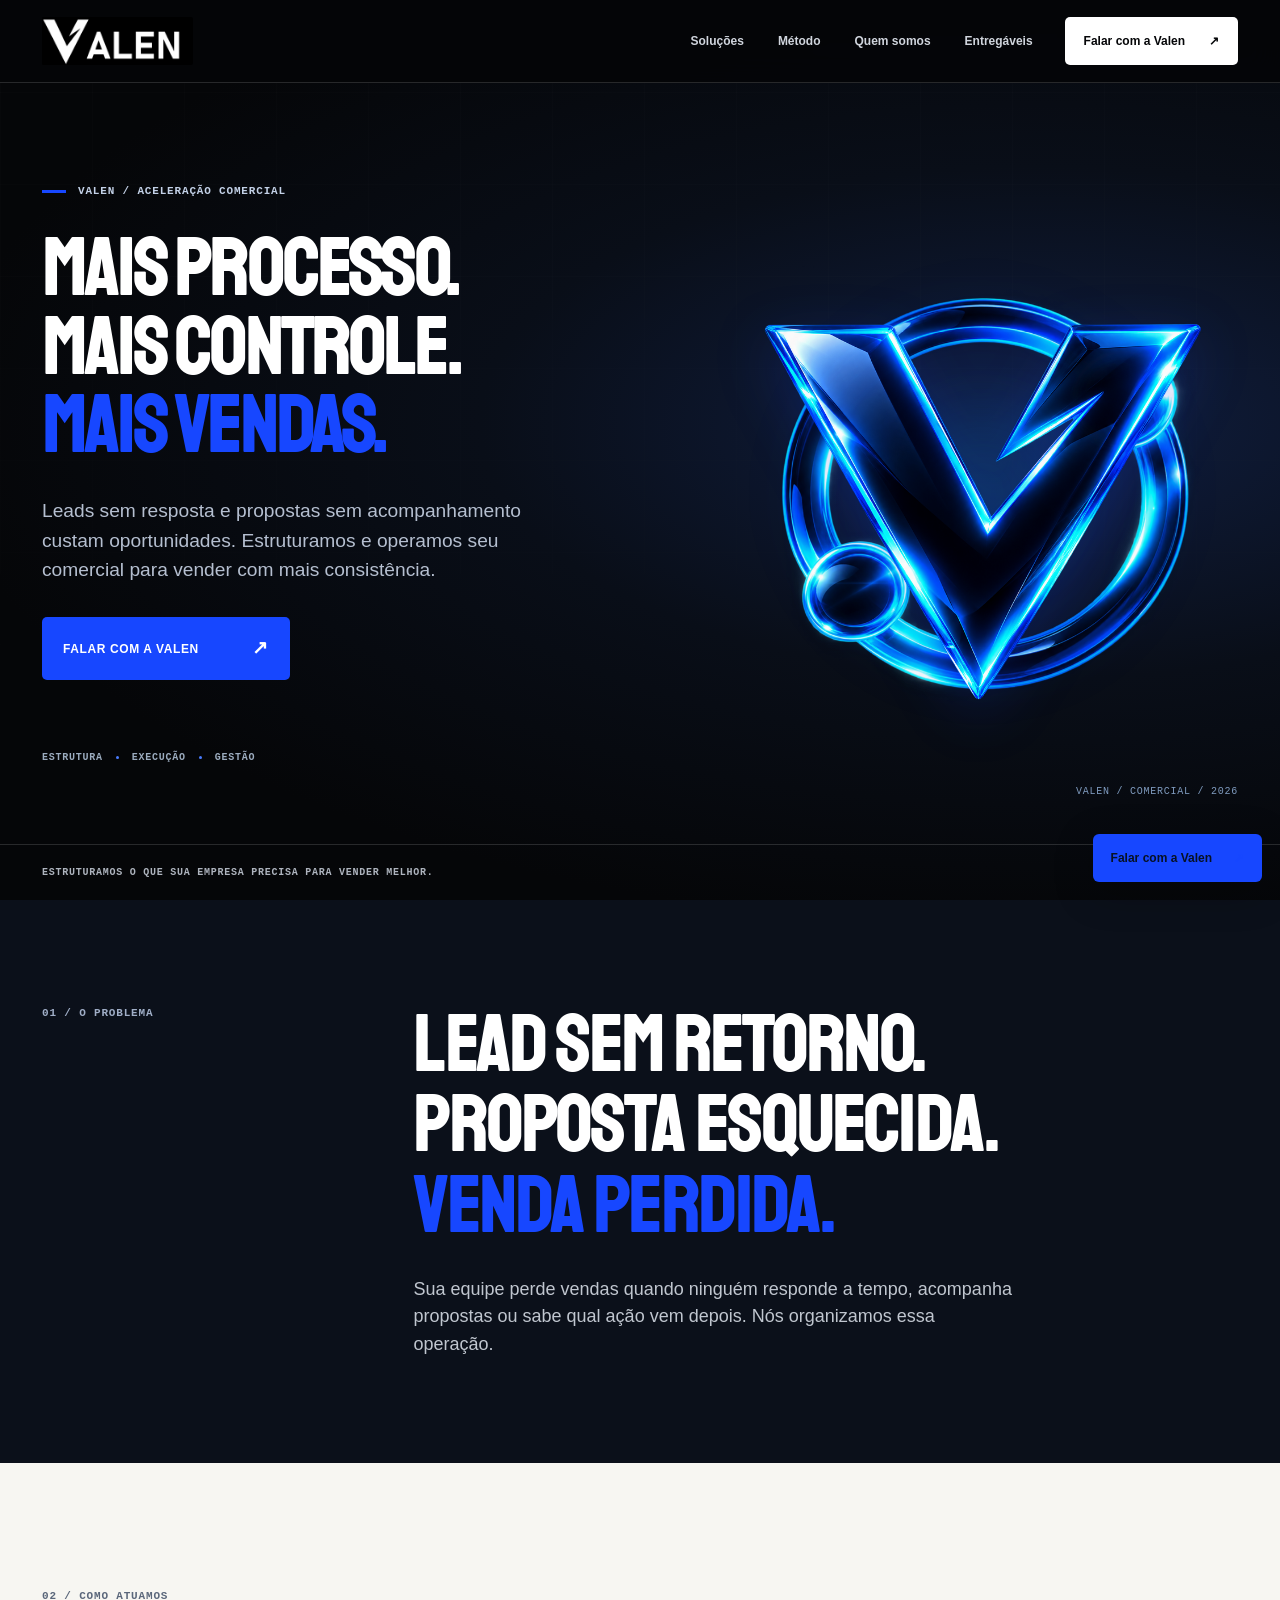
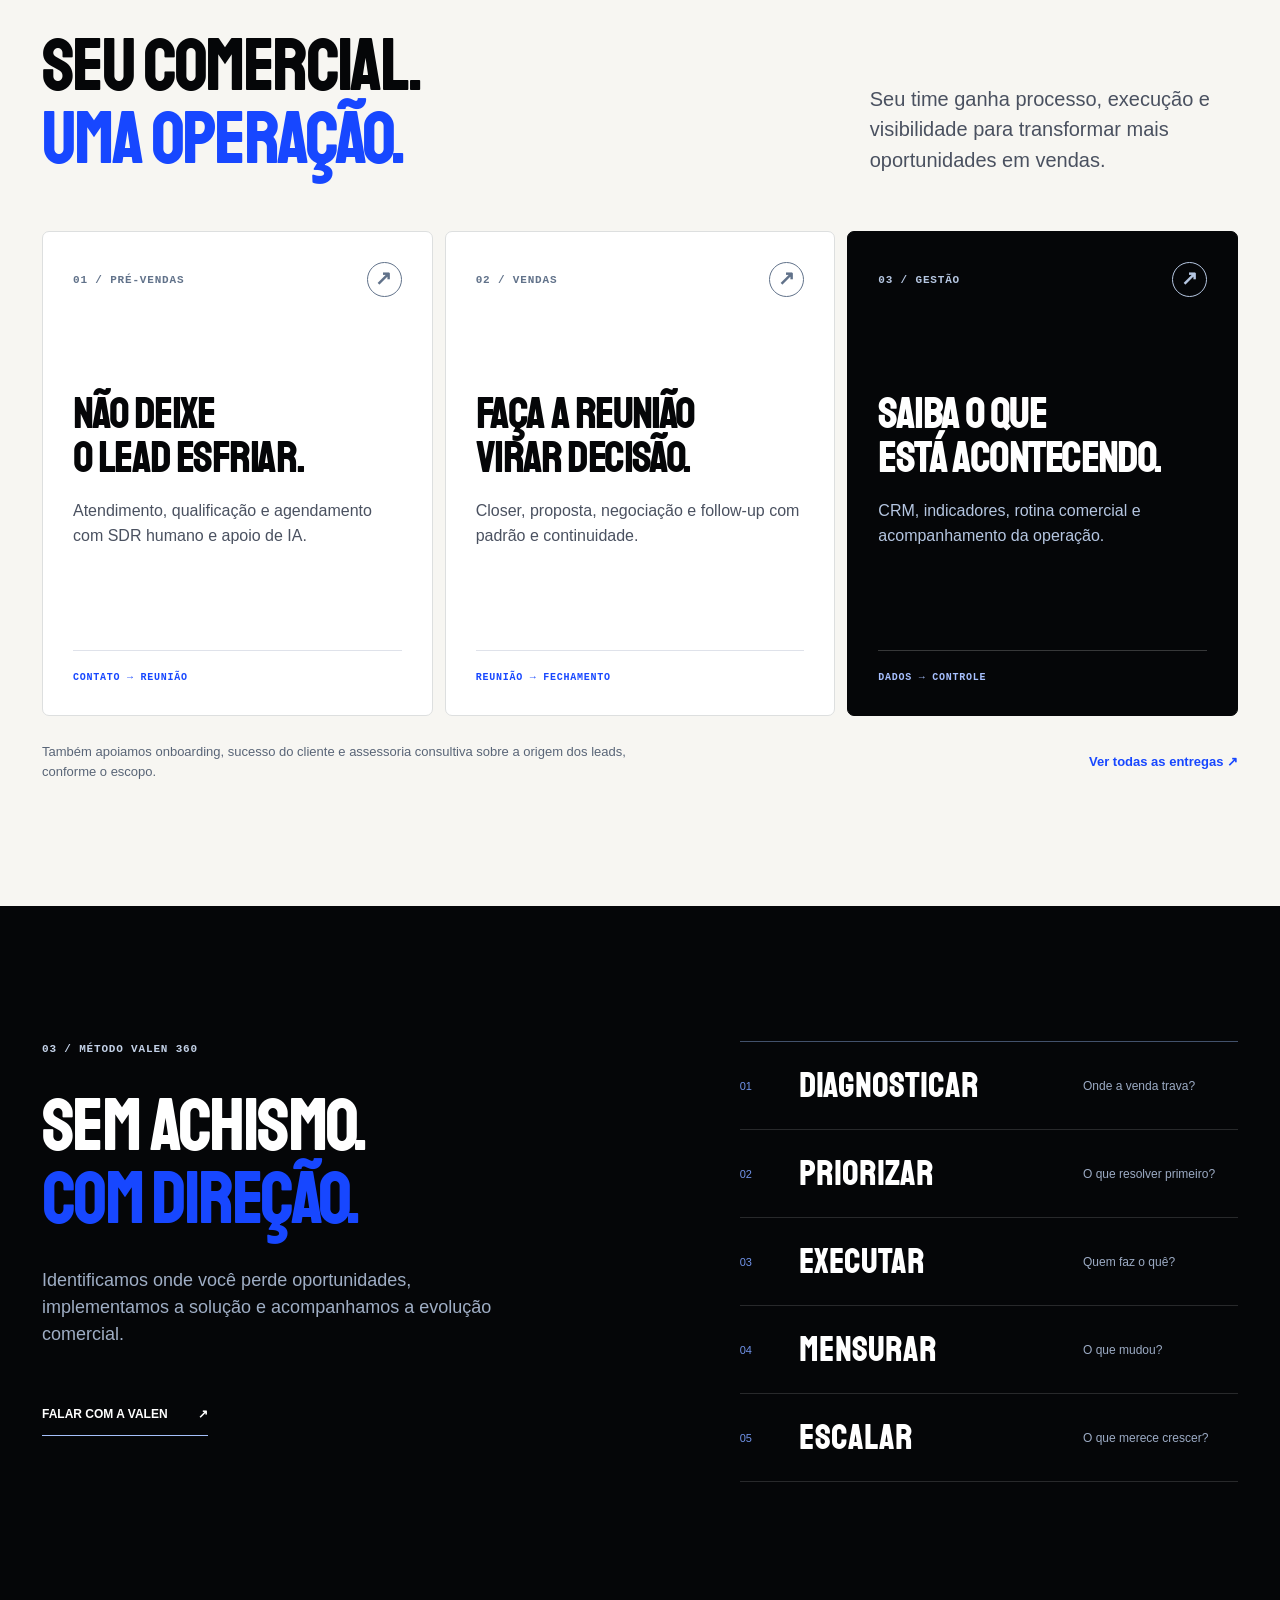
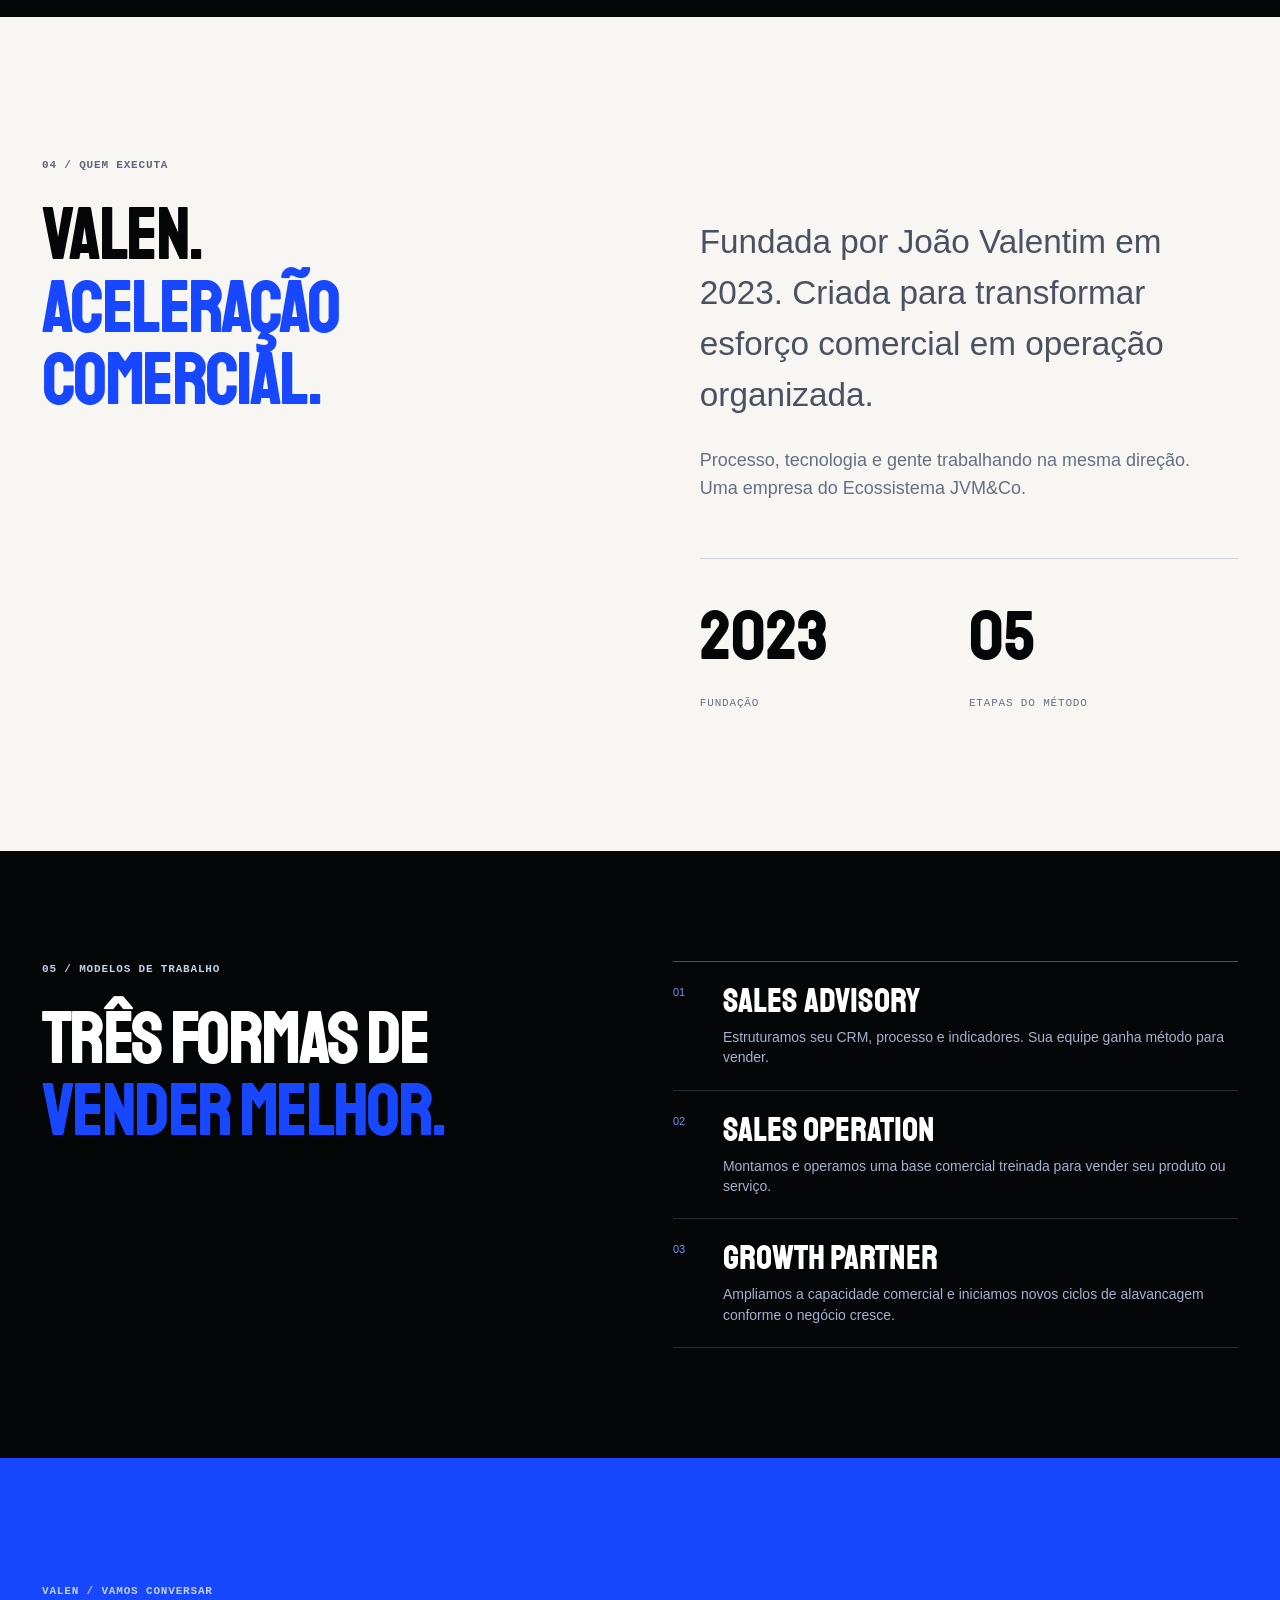
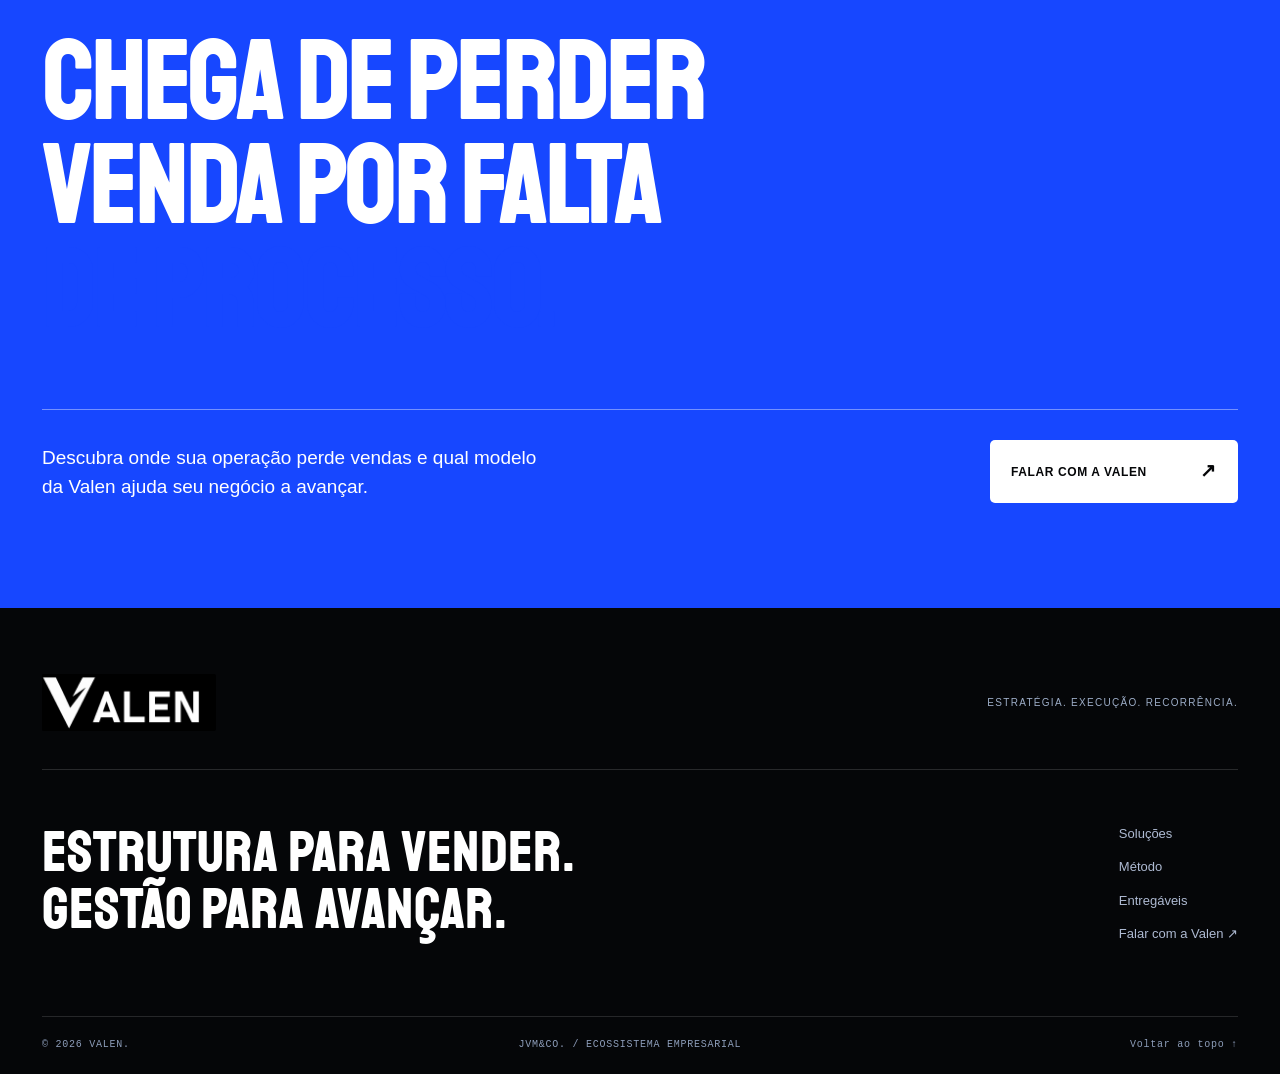
<file: index.html>
<!doctype html>
<html lang="pt-BR"><head>
<meta charset="utf-8"><meta name="viewport" content="width=device-width,initial-scale=1"><meta name="theme-color" content="#050608">
<meta name="description" content="Valen — aceleração e estruturação comercial. Transformamos oportunidades em uma operação organizada: pré-vendas, closer, CRM e gestão.">
<meta name="robots" content="index,follow,max-image-preview:large"><link rel="canonical" href="https://www.valengrupo.com.br/">
<link rel="icon" href="/assets/favicon.png" type="image/png"><link rel="apple-touch-icon" href="/assets/favicon.png">
<link rel="preload" href="/assets/fonts/display-bold.woff2" as="font" type="font/woff2" crossorigin>
<link rel="preload" as="image" href="/assets/valen-v-3d.webp"><link rel="preload" as="image" href="/assets/valen-orbit.webp">
<link rel="stylesheet" href="/styles.css?v=valen-brandbook-20261123">
<title>Valen — Estruturação comercial para vender com consistência</title>
<meta property="og:type" content="website"><meta property="og:locale" content="pt_BR">
<meta property="og:site_name" content="Valen"><meta property="og:url" content="https://www.valengrupo.com.br/">
<meta property="og:title" content="Valen — Seu comercial não precisa de mais improviso">
<meta property="og:description" content="Pré-vendas, closer, CRM e gestão em uma operação comercial estruturada.">
<meta property="og:image" content="https://www.valengrupo.com.br/assets/valen-og.png">
<meta name="twitter:card" content="summary_large_image">
<script type="application/ld+json">{"@context":"https://schema.org","@type":"Organization","name":"Valen","url":"https://www.valengrupo.com.br","logo":"https://www.valengrupo.com.br/assets/valen-logo-final.png","founder":{"@type":"Person","name":"João Valentim"}}</script>
</head><body>
<a class="skip" href="#conteudo">Pular para conteúdo</a>
<header class="site-header"><div class="container header-inner">
<a class="brand" href="/" aria-label="Valen — início"><img src="/assets/valen-logo-final.png" alt="Valen" width="240" height="135"></a>
<nav id="main-nav" aria-label="Navegação"><a href="#solucoes">Soluções</a><a href="#metodo">Método</a><a href="#valen">Quem somos</a><a href="/entregaveis">Entregáveis</a></nav>
<a class="header-cta whatsapp-intent" href="/diagnostico">Falar com a Valen <span aria-hidden="true">↗</span></a>
<button class="menu-toggle" aria-expanded="false" aria-controls="main-nav" aria-label="Abrir menu"><span></span><span></span></button>
</div></header>
<main id="conteudo">
<section class="hero" id="inicio">
 <div class="hero-lines" aria-hidden="true"></div>
 <div class="container hero-grid">
  <div class="hero-content">
   <p class="eyebrow"><span class="eyebrow-mark"></span> VALEN / ACELERAÇÃO COMERCIAL</p>
   <h1>Mais processo.<br>Mais controle.<br><em>Mais vendas.</em></h1>
   <p class="hero-sub">Leads sem resposta e propostas sem acompanhamento custam oportunidades. Estruturamos e operamos seu comercial para vender com mais consistência.</p>
   <a class="btn btn-primary whatsapp-intent" href="/diagnostico"><span>Falar com a Valen</span><b>↗</b></a>
   <div class="hero-counter"><span>ESTRUTURA</span><i></i><span>EXECUÇÃO</span><i></i><span>GESTÃO</span></div>
  </div>
  <div class="hero-art hero-art-official" aria-label="Símbolo oficial da Valen com órbita animada"><div class="official-orbit" aria-hidden="true"><img src="/assets/valen-orbit.webp" alt="" width="900" height="900" fetchpriority="high"></div><img class="official-v" src="/assets/valen-v-3d.webp" alt="V oficial da Valen" width="900" height="900" fetchpriority="high"><span class="art-code">VALEN / COMERCIAL / 2026</span></div>
 </div>
 <div class="hero-bottomline"><span>ESTRUTURAMOS O QUE SUA EMPRESA PRECISA PARA VENDER MELHOR.</span><a href="#solucoes">EXPLORE <span>↓</span></a></div>
</section>
<section class="thesis" id="problema"><div class="container thesis-grid"><span class="section-index">01 / O PROBLEMA</span><div><h2>Lead sem retorno.<br>Proposta esquecida.<br><em>Venda perdida.</em></h2><p>Sua equipe perde vendas quando ninguém responde a tempo, acompanha propostas ou sabe qual ação vem depois. Nós organizamos essa operação.</p></div></div></section>
<section class="solutions" id="solucoes">
 <div class="container">
  <div class="section-top"><div><p class="eyebrow dark">02 / COMO ATUAMOS</p><h2>Seu comercial.<br><em>Uma operação.</em></h2></div><p>Seu time ganha processo, execução e visibilidade para transformar mais oportunidades em vendas.</p></div>
  <div class="solutions-grid">
   <article class="solution-card"><div class="card-top"><span>01 / PRÉ-VENDAS</span><span>↗</span></div><h3>Não deixe<br>o lead esfriar.</h3><p>Atendimento, qualificação e agendamento com SDR humano e apoio de IA.</p><div class="card-foot">CONTATO → REUNIÃO</div></article>
   <article class="solution-card"><div class="card-top"><span>02 / VENDAS</span><span>↗</span></div><h3>Faça a reunião<br>virar decisão.</h3><p>Closer, proposta, negociação e follow-up com padrão e continuidade.</p><div class="card-foot">REUNIÃO → FECHAMENTO</div></article>
   <article class="solution-card emphasis"><div class="card-top"><span>03 / GESTÃO</span><span>↗</span></div><h3>Saiba o que<br>está acontecendo.</h3><p>CRM, indicadores, rotina comercial e acompanhamento da operação.</p><div class="card-foot">DADOS → CONTROLE</div></article>
  </div>
  <div class="solutions-bottom"><p>Também apoiamos onboarding, sucesso do cliente e assessoria consultiva sobre a origem dos leads, conforme o escopo.</p><a href="/entregaveis">Ver todas as entregas ↗</a></div>
 </div>
</section>
<section class="method" id="metodo"><div class="container method-grid">
 <div class="method-left"><p class="eyebrow">03 / MÉTODO VALEN 360</p><h2>Sem achismo.<br><em>Com direção.</em></h2><p>Identificamos onde você perde oportunidades, implementamos a solução e acompanhamos a evolução comercial.</p><a class="outline-link whatsapp-intent" href="/diagnostico">Falar com a Valen <span>↗</span></a></div>
 <div class="method-steps"><div><span>01</span><strong>Diagnosticar</strong><small>Onde a venda trava?</small></div><div><span>02</span><strong>Priorizar</strong><small>O que resolver primeiro?</small></div><div><span>03</span><strong>Executar</strong><small>Quem faz o quê?</small></div><div><span>04</span><strong>Mensurar</strong><small>O que mudou?</small></div><div><span>05</span><strong>Escalar</strong><small>O que merece crescer?</small></div></div>
</div></section>
<section class="agency" id="valen"><div class="container agency-grid">
 <div><p class="eyebrow dark">04 / QUEM EXECUTA</p><h2>Valen.<br><em>Aceleração<br>comercial.</em></h2></div>
 <div class="agency-copy"><p class="agency-lead">Fundada por João Valentim em 2023. Criada para transformar esforço comercial em operação organizada.</p><p>Processo, tecnologia e gente trabalhando na mesma direção. Uma empresa do Ecossistema JVM&Co.</p><div class="agency-facts"><div><b>2023</b><span>FUNDAÇÃO</span></div><div><b>05</b><span>ETAPAS DO MÉTODO</span></div></div></div>
</div></section>
<section class="offer"><div class="container offer-grid"><div><p class="eyebrow">05 / MODELOS DE TRABALHO</p><h2>Três formas de<br><em>vender melhor.</em></h2></div><div class="offer-list"><div><span>01</span><strong>Sales Advisory</strong><small>Estruturamos seu CRM, processo e indicadores. Sua equipe ganha método para vender.</small></div><div><span>02</span><strong>Sales Operation</strong><small>Montamos e operamos uma base comercial treinada para vender seu produto ou serviço.</small></div><div><span>03</span><strong>Growth Partner</strong><small>Ampliamos a capacidade comercial e iniciamos novos ciclos de alavancagem conforme o negócio cresce.</small></div></div></div></section>
<section class="closing" id="contato"><div class="container"><p class="eyebrow">VALEN / VAMOS CONVERSAR</p><h2>Chega de perder<br>venda por falta<br><em>de processo.</em></h2><div class="closing-row"><p>Descubra onde sua operação perde vendas e qual modelo da Valen ajuda seu negócio a avançar.</p><a class="btn btn-light whatsapp-intent" href="/diagnostico"><span>Falar com a Valen</span><b>↗</b></a></div></div></section>
</main>
<footer class="footer"><div class="container"><div class="footer-top"><a class="brand" href="/"><img src="/assets/valen-logo-final.png" alt="Valen" width="240" height="135"></a><span>ESTRATÉGIA. EXECUÇÃO. RECORRÊNCIA.</span></div><div class="footer-mid"><p>Estrutura para vender.<br>Gestão para avançar.</p><nav aria-label="Links do rodapé"><a href="#solucoes">Soluções</a><a href="#metodo">Método</a><a href="/entregaveis">Entregáveis</a><a class="whatsapp-intent" href="/diagnostico">Falar com a Valen ↗</a></nav></div><div class="footer-bottom"><span>© <span id="year">2026</span> VALEN.</span><span>JVM&CO. / ECOSSISTEMA EMPRESARIAL</span><a href="#inicio">Voltar ao topo ↑</a></div></div></footer>
<a class="floating-contact whatsapp-intent" href="/diagnostico" aria-label="Falar com a Valen">Falar com a Valen <span>↗</span></a>
<script src="/script.js?v=valen-oficial-1123-c" defer></script>
</body></html>
</file>
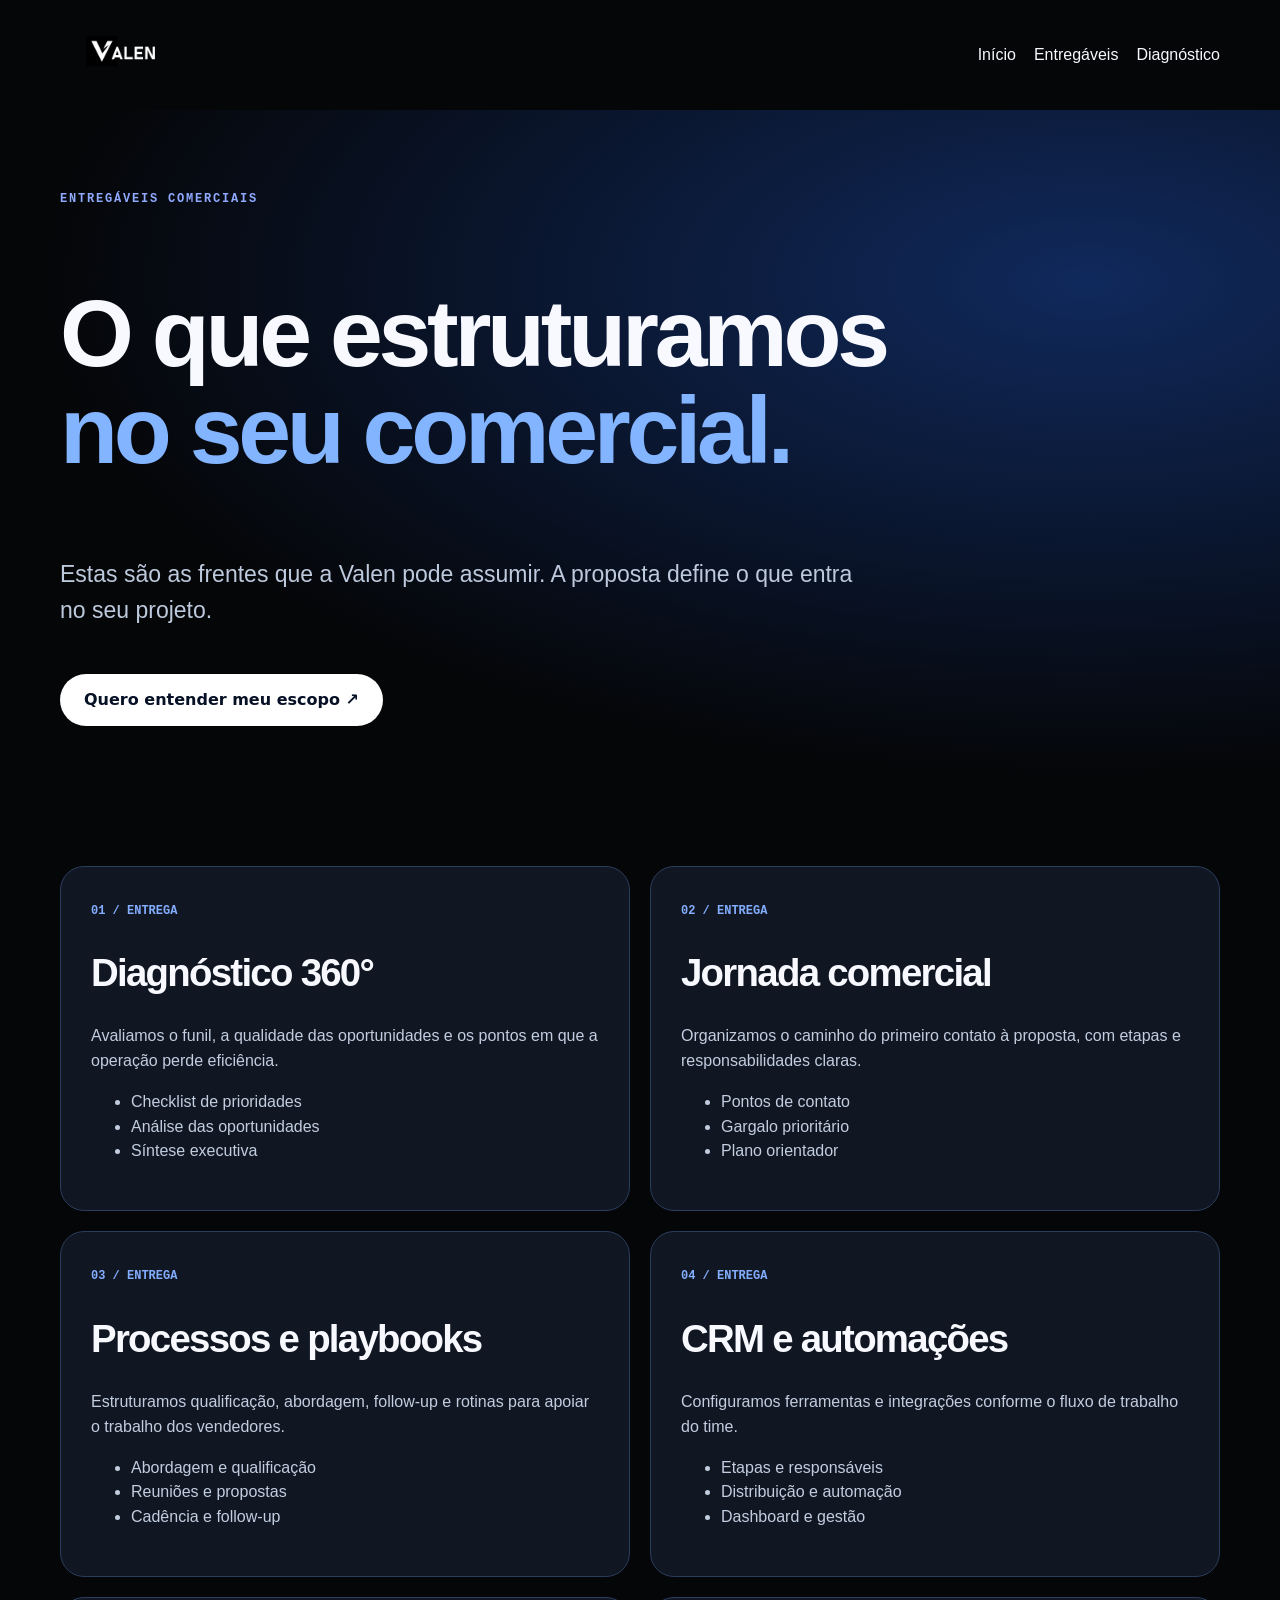
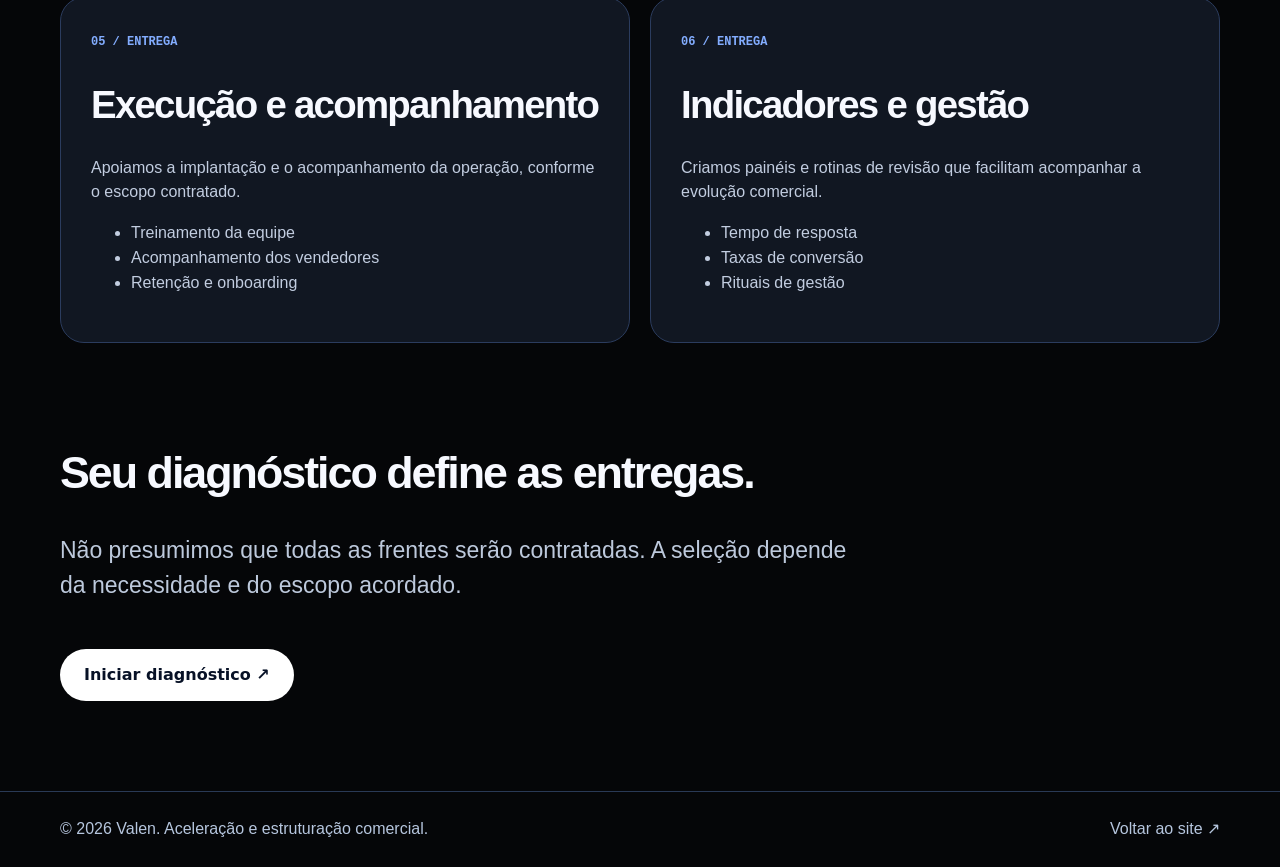
<file: entregaveis.html>
<!doctype html><html lang="pt-BR"><head><meta charset="utf-8"><meta name="viewport" content="width=device-width,initial-scale=1"><meta name="theme-color" content="#050608"><title>Entregáveis comerciais | Valen</title><meta name="description" content="Diagnóstico 360°, jornada comercial, playbooks, CRM, automações, treinamento e indicadores. Escopo conforme diagnóstico e proposta."><meta name="robots" content="index,follow"><link rel="canonical" href="https://www.valengrupo.com.br/entregaveis"><link rel="icon" href="/assets/favicon.png" type="image/png"><meta property="og:title" content="Entregáveis comerciais | Valen"><meta property="og:description" content="Diagnóstico 360°, jornada comercial, playbooks, CRM, automações, treinamento e indicadores. Escopo conforme diagnóstico e proposta."><meta property="og:type" content="website"><meta property="og:url" content="https://www.valengrupo.com.br/entregaveis"><meta property="og:image" content="https://www.valengrupo.com.br/assets/valen-og.png"><link rel="stylesheet" href="/pages.css?v=valen-v4-20261030"></head><body><header class="subnav wrap"><a href="/" aria-label="Voltar ao site Valen"><img src="/assets/valen-logo-final.png" alt="Valen"></a><nav><a href="/">Início</a><a href="/entregaveis">Entregáveis</a><a href="/diagnostico">Diagnóstico</a></nav></header><main><section class="hero-simple"><div class="wrap"><p class="eyebrow">Entregáveis comerciais</p><h1>O que estruturamos<br><em>no seu comercial.</em></h1><p class="lead">Estas são as frentes que a Valen pode assumir. A proposta define o que entra no seu projeto.</p><a class="btn" href="/diagnostico">Quero entender meu escopo ↗</a></div></section><div class="wrap cards" aria-label="Entregáveis da Valen"><article class="tile" id="entrega-1"><span>01 / ENTREGA</span><h2>Diagnóstico 360°</h2><p>Avaliamos o funil, a qualidade das oportunidades e os pontos em que a operação perde eficiência.</p><ul><li>Checklist de prioridades</li><li>Análise das oportunidades</li><li>Síntese executiva</li></ul></article><article class="tile" id="entrega-2"><span>02 / ENTREGA</span><h2>Jornada comercial</h2><p>Organizamos o caminho do primeiro contato à proposta, com etapas e responsabilidades claras.</p><ul><li>Pontos de contato</li><li>Gargalo prioritário</li><li>Plano orientador</li></ul></article><article class="tile" id="entrega-3"><span>03 / ENTREGA</span><h2>Processos e playbooks</h2><p>Estruturamos qualificação, abordagem, follow-up e rotinas para apoiar o trabalho dos vendedores.</p><ul><li>Abordagem e qualificação</li><li>Reuniões e propostas</li><li>Cadência e follow-up</li></ul></article><article class="tile" id="entrega-4"><span>04 / ENTREGA</span><h2>CRM e automações</h2><p>Configuramos ferramentas e integrações conforme o fluxo de trabalho do time.</p><ul><li>Etapas e responsáveis</li><li>Distribuição e automação</li><li>Dashboard e gestão</li></ul></article><article class="tile" id="entrega-5"><span>05 / ENTREGA</span><h2>Execução e acompanhamento</h2><p>Apoiamos a implantação e o acompanhamento da operação, conforme o escopo contratado.</p><ul><li>Treinamento da equipe</li><li>Acompanhamento dos vendedores</li><li>Retenção e onboarding</li></ul></article><article class="tile" id="entrega-6"><span>06 / ENTREGA</span><h2>Indicadores e gestão</h2><p>Criamos painéis e rotinas de revisão que facilitam acompanhar a evolução comercial.</p><ul><li>Tempo de resposta</li><li>Taxas de conversão</li><li>Rituais de gestão</li></ul></article></div><section class="wrap" style="padding-bottom:90px"><h2>Seu diagnóstico define as entregas.</h2><p class="lead">Não presumimos que todas as frentes serão contratadas. A seleção depende da necessidade e do escopo acordado.</p><a class="btn" href="/diagnostico">Iniciar diagnóstico ↗</a></section></main><footer class="footer"><div class="wrap"><span>© 2026 Valen. Aceleração e estruturação comercial.</span><a href="/">Voltar ao site ↗</a></div></footer></body></html>
</file>
<file: styles.css>
@font-face{font-family:ValenDisplay;src:url('/assets/fonts/display-bold.woff2') format('woff2');font-weight:700;font-display:swap}
:root{--night:#050608;--night2:#0c1019;--blue:#1747FF;--signal:#00D8FF;--paper:#F7F6F2;--white:#FFFFFF;--muted:#AEB4BE;--ink:#050608;--line-dark:rgba(255,255,255,.14);--line-light:rgba(5,6,8,.14)}
*{box-sizing:border-box}html{scroll-behavior:smooth;scroll-padding-top:85px}body{margin:0;background:var(--night);color:#fff;font:16px/1.5 Arial,Helvetica,sans-serif;-webkit-font-smoothing:antialiased}body.nav-open{overflow:hidden}a{color:inherit;text-decoration:none}button{font:inherit;cursor:pointer}img{display:block;max-width:100%;height:auto}h1,h2,h3,p{margin:0}h1,h2,h3{font-family:Bahnschrift,ValenDisplay,'Arial Narrow',Arial,sans-serif;text-transform:uppercase;line-height:.98;letter-spacing:-.045em}a:focus-visible,button:focus-visible{outline:3px solid #70aaff;outline-offset:4px}.skip{position:fixed;left:10px;top:-60px;padding:10px;background:#fff;color:#000;z-index:1100}.skip:focus{top:10px}
.container{width:min(1336px,calc(100% - 84px));margin:auto}.eyebrow{display:flex;align-items:center;gap:12px;color:#c3d1e7;font-weight:700;font-size:11px;letter-spacing:.12em;text-transform:uppercase}.eyebrow.dark{color:#5b677b}.eyebrow-mark{width:24px;height:3px;background:#4773ff}.section-index{font-size:11px;letter-spacing:.14em;color:#a0aec7;font-weight:700}
.site-header{position:fixed;left:0;top:0;right:0;height:83px;z-index:200;background:rgba(5,6,8,.94);border-bottom:1px solid rgba(255,255,255,.12);backdrop-filter:blur(16px)}.header-inner{display:flex;height:100%;align-items:center;gap:32px}.brand{flex:0 0 140px;width:140px;height:50px;display:flex;align-items:center;overflow:hidden}.brand img{width:140px;height:50px;object-fit:contain;object-position:left center;mix-blend-mode:screen;filter:none!important}.site-header nav{display:flex;align-items:center;gap:34px;margin-left:auto}.site-header nav a{font-size:12px;font-weight:700;color:#bbc5d5;white-space:nowrap}.site-header nav a:hover{color:#fff}.header-cta{background:#fff;color:#0c1324;padding:15px 19px;font-size:12px;font-weight:700;display:flex;align-items:center;gap:24px;border-radius:5px;white-space:nowrap}.header-cta:hover{background:#cfd9ff}.menu-toggle{display:none}
.btn{display:inline-flex;min-height:59px;min-width:248px;gap:40px;align-items:center;justify-content:space-between;padding:17px 21px;font-size:12px;font-weight:700;border-radius:5px;text-transform:uppercase;letter-spacing:.05em;transition:transform .2s,background .2s}.btn:hover{transform:translateY(-2px)}.btn-primary{background:var(--blue);color:white}.btn-primary:hover{background:#315fff}.btn-light{background:#fff;color:#06152c}.btn b{font-size:19px}
.hero{position:relative;min-height:800px;height:100svh;max-height:1080px;padding-top:83px;overflow:hidden;background:radial-gradient(ellipse at 78% 45%,#12234e 0,#09101e 37%,#050608 72%)}.hero-lines{position:absolute;inset:0;background-image:linear-gradient(to right,rgba(255,255,255,.025) 1px,transparent 1px),linear-gradient(to bottom,rgba(255,255,255,.025) 1px,transparent 1px);background-size:92px 92px;mask-image:linear-gradient(to bottom,black,transparent 85%);pointer-events:none}.hero-grid{height:100%;display:grid;grid-template-columns:1.12fr .88fr;align-items:center;gap:35px;position:relative;z-index:1}.hero-content{position:relative;z-index:2;padding-bottom:35px}.hero h1{font-size:clamp(61px,7vw,122px);line-height:.92;margin:29px 0 31px;max-width:850px}.hero h1 em,.thesis h2 em,.method h2 em,.agency h2 em,.offer h2 em,.closing h2 em{color:#5881ff;font-style:normal}.hero-sub{max-width:480px;font-size:clamp(17px,1.5vw,22px);color:#b5bfd0;line-height:1.42}.hero .btn{margin-top:33px}.hero-counter{display:flex;gap:13px;align-items:center;margin-top:70px;color:#9cacbf;font-size:10px;font-weight:700;letter-spacing:.12em}.hero-counter i{width:3px;height:3px;background:#497cff;border-radius:50%}.hero-art{height:min(610px,68vh);position:relative;display:grid;place-items:center;isolation:isolate}.hero-art:before{content:'';position:absolute;inset:8%;border-radius:50%;background:radial-gradient(circle,#214ce755,transparent 65%);filter:blur(35px)}.hero-art img{position:relative;z-index:2;width:100%;height:100%;object-fit:contain;filter:drop-shadow(0 20px 60px #194eff33)}.art-ring{position:absolute;z-index:1;width:86%;height:68%;border:3px solid rgba(90,151,255,.5);border-radius:50%;transform:rotate(-26deg);animation:spin 22s linear infinite}.art-code{position:absolute;bottom:0;right:0;font:10px Consolas,monospace;letter-spacing:.16em;color:#7f9bbf}.hero-bottomline{position:absolute;bottom:0;left:0;right:0;border-top:1px solid #ffffff26;display:flex;justify-content:space-between;align-items:center;padding:20px max(42px,calc((100vw - 1336px)/2));font-size:10px;font-weight:700;letter-spacing:.1em;color:#b3c3d8}.hero-bottomline a{color:#fff}.hero-bottomline a span{margin-left:12px}
.thesis{background:#0b1427;padding:105px 0}.thesis-grid{display:grid;grid-template-columns:.32fr 1fr;gap:9%;align-items:start}.thesis h2{font-size:clamp(45px,6.4vw,104px)}.thesis p{font-size:18px;color:#9eacc2;max-width:600px;line-height:1.5;margin-top:30px}
.solutions{background:var(--paper);color:var(--ink);padding:125px 0}.section-top{display:grid;grid-template-columns:1fr .52fr;gap:10%;align-items:end;margin-bottom:56px}.section-top h2,.agency h2,.method h2,.offer h2,.closing h2{font-size:clamp(48px,5.8vw,96px);margin-top:25px}.section-top h2 em{font-style:normal;color:var(--blue)}.section-top>p{font-size:20px;line-height:1.35;letter-spacing:-.02em;color:#5b6576;max-width:390px}.solutions-grid{display:grid;grid-template-columns:repeat(3,minmax(0,1fr));gap:12px}.solution-card{min-height:485px;background:#fff;border:1px solid #dce1e6;border-radius:7px;padding:30px;display:flex;flex-direction:column;transition:transform .28s,border-color .28s}.solution-card:hover{transform:translateY(-6px);border-color:#7797fc}.solution-card.emphasis{background:#10234d;color:#fff;border-color:#10234d}.card-top{display:flex;justify-content:space-between;align-items:center;color:#61728a;font-weight:700;font-size:11px;letter-spacing:.12em}.card-top span:last-child{border:1px solid currentColor;border-radius:50%;width:35px;height:35px;display:grid;place-items:center;font-size:20px}.solution-card h3{font-size:clamp(34px,3.5vw,57px);margin-top:95px}.solution-card p{color:#637184;font-size:16px;line-height:1.48;margin-top:19px;max-width:350px}.solution-card.emphasis .card-top,.solution-card.emphasis p{color:#b5c6e1}.card-foot{margin-top:auto;border-top:1px solid #dfe2ea;padding-top:19px;font-size:10px;font-weight:700;letter-spacing:.12em;color:#4469e8}.solution-card.emphasis .card-foot{border-color:#ffffff33;color:#a7c0ff}.solutions-bottom{display:flex;align-items:center;justify-content:space-between;gap:40px;margin-top:26px;color:#596577;font-size:13px}.solutions-bottom p{max-width:640px}.solutions-bottom a{color:var(--blue);font-weight:700;white-space:nowrap}
.method{background:#071021;padding:135px 0}.method-grid{display:grid;grid-template-columns:1fr .88fr;gap:11%}.method h2{margin:32px 0}.method-left>p:not(.eyebrow){font-size:18px;color:#9faec5;max-width:500px;line-height:1.5}.outline-link{display:inline-flex;border-bottom:1px solid #a5c0fa;padding:12px 0;gap:30px;align-items:center;margin-top:45px;font-size:12px;font-weight:700;text-transform:uppercase}.method-steps{border-top:1px solid #42516b}.method-steps>div{display:grid;grid-template-columns:45px 1fr 155px;gap:14px;align-items:center;min-height:88px;border-bottom:1px solid #42516b}.method-steps span{font-size:11px;color:#7294ea}.method-steps strong{font-family:ValenDisplay,Arial,sans-serif;font-size:clamp(26px,2.8vw,43px);text-transform:uppercase}.method-steps small{color:#9cabc4;font-size:12px}
.agency{background:#f2f3f1;color:var(--ink);padding:140px 0}.agency-grid{display:grid;grid-template-columns:1fr 1fr;gap:10%}.agency h2 em{font-style:normal;color:var(--blue)}.agency-copy{padding-top:60px}.agency-lead{font-size:clamp(25px,2.6vw,43px);line-height:1.18;letter-spacing:-.04em;color:#152138}.agency-copy>p:not(.agency-lead){margin-top:26px;font-size:18px;color:#647082;max-width:500px}.agency-facts{display:grid;grid-template-columns:1fr 1fr;border-top:1px solid #cbd1d8;margin-top:56px;padding-top:26px}.agency-facts>div{display:flex;flex-direction:column;gap:6px}.agency-facts b{font-family:ValenDisplay,Arial,sans-serif;font-size:69px}.agency-facts span{color:#637086;font-size:11px;letter-spacing:.1em}
.offer{padding:110px 0;background:#0b1529}.offer-grid{display:grid;grid-template-columns:.95fr 1.05fr;gap:10%}.offer-list{border-top:1px solid #45536d}.offer-list>div{display:grid;grid-template-columns:42px 1fr;gap:8px;padding:22px 0;border-bottom:1px solid #45536d}.offer-list span{color:#7294ea;font-size:11px}.offer-list strong{font-family:ValenDisplay,Arial,sans-serif;font-size:35px;line-height:1;text-transform:uppercase}.offer-list small{grid-column:2;color:#a3b2cd;font-size:14px}
.closing{background:#1747ff;padding:125px 0 105px}.closing h2{font-size:clamp(65px,9vw,156px);line-height:.9;margin:32px 0 67px}.closing h2 em{color:#b4caff}.closing-row{border-top:1px solid #ffffff66;padding-top:30px;display:flex;justify-content:space-between;align-items:center;gap:30px}.closing-row p{font-size:19px;max-width:520px}
.footer{background:#060b17;padding:66px 0 22px}.footer-top{display:flex;justify-content:space-between;align-items:center;border-bottom:1px solid #ffffff24;padding-bottom:38px}.footer-top>span{color:#9dadc7;font-size:10px;letter-spacing:.13em}.footer-mid{display:flex;justify-content:space-between;align-items:start;gap:60px;padding:54px 0 72px}.footer-mid p{font-family:ValenDisplay,Arial,sans-serif;text-transform:uppercase;font-size:clamp(34px,4.5vw,70px);line-height:.99}.footer-mid nav{display:flex;flex-direction:column;align-items:start;gap:14px;color:#aebad2;font-size:13px}.footer-mid a:hover{color:#fff}.footer-bottom{border-top:1px solid #ffffff22;padding-top:20px;display:flex;justify-content:space-between;color:#8d9db9;font-size:10px;letter-spacing:.06em;gap:12px}.floating-contact{position:fixed;right:18px;bottom:18px;z-index:110;display:flex;gap:22px;align-items:center;background:#fff;color:#071124;box-shadow:0 10px 38px #0004;padding:15px 18px;border-radius:6px;font-size:12px;font-weight:700}.floating-contact span{color:var(--blue)}
@keyframes spin{from{transform:rotate(-26deg)}to{transform:rotate(334deg)}}
@media(max-width:1120px){.site-header nav{gap:18px}.container{width:calc(100% - 56px)}.hero h1{font-size:clamp(56px,7vw,91px)}.method-steps>div{grid-template-columns:35px 1fr}.method-steps small{grid-column:2;margin-top:-10px}.solution-card{padding:23px}}
@media(max-width:820px){.container{width:calc(100% - 36px)}.site-header{height:70px}.header-inner{gap:10px}.brand{flex-basis:116px;width:116px;height:46px}.brand img{width:116px;height:46px}.site-header nav{display:none;position:absolute;top:70px;left:0;right:0;background:#081226;flex-direction:column;align-items:stretch;padding:17px 20px 23px;gap:0;border-bottom:1px solid #ffffff33;box-shadow:0 20px 40px #0005}.site-header nav.is-open{display:flex}.site-header nav a{font-size:17px;padding:13px 0}.header-cta{margin-left:auto;padding:11px;font-size:11px;gap:7px}.menu-toggle{display:flex;flex-direction:column;gap:6px;align-items:center;justify-content:center;border:0;background:none;width:38px;height:38px;padding:8px}.menu-toggle span{width:22px;height:2px;background:#fff;transition:transform .2s}.menu-toggle[aria-expanded=true] span:first-child{transform:translateY(4px) rotate(45deg)}.menu-toggle[aria-expanded=true] span:last-child{transform:translateY(-4px) rotate(-45deg)}.hero{height:auto;max-height:none;min-height:0;padding-top:70px}.hero-grid{grid-template-columns:1fr;gap:8px;padding-top:95px;padding-bottom:75px}.hero h1{font-size:clamp(50px,10vw,83px)}.hero-sub{max-width:600px}.hero-counter{margin-top:42px}.hero-art{height:440px;width:min(100%,570px);margin:0 auto}.hero-bottomline{position:relative;padding:16px 18px;gap:20px}.thesis-grid,.section-top,.method-grid,.agency-grid,.offer-grid{grid-template-columns:1fr;gap:35px}.section-top>p{max-width:600px}.solutions-grid{grid-template-columns:1fr 1fr}.solutions,.method,.agency,.offer,.closing{padding:95px 0}.solution-card{min-height:410px}.solution-card h3{margin-top:55px}.thesis{padding:80px 0}.agency-copy{padding-top:0}}
@media(max-width:540px){.container{width:calc(100% - 32px)}.header-cta{font-size:10px}.hero-grid{padding-top:60px;padding-bottom:52px}.hero h1{font-size:clamp(46px,11.4vw,64px);line-height:.94}.hero-sub{font-size:17px}.hero .btn{width:100%}.hero-counter{gap:8px;font-size:9px;flex-wrap:wrap}.hero-art{height:310px}.hero-bottomline{font-size:9px}.hero-bottomline>span{max-width:230px}.thesis h2{font-size:clamp(45px,11vw,65px)}.thesis p{font-size:16px}.solutions,.method,.agency,.offer,.closing{padding:70px 0}.section-top h2,.method h2,.agency h2,.offer h2{font-size:clamp(47px,11vw,65px)}.section-top>p{font-size:17px}.solutions-grid{grid-template-columns:1fr}.solution-card{min-height:335px;padding:25px}.solution-card h3{font-size:clamp(34px,9vw,46px);margin-top:40px}.solutions-bottom{align-items:flex-start;flex-direction:column;gap:15px}.method-steps strong{font-size:29px}.agency-copy .agency-lead{font-size:26px}.agency-facts b{font-size:50px}.offer-list strong{font-size:30px}.closing h2{font-size:clamp(59px,14vw,86px)}.closing-row{align-items:flex-start;flex-direction:column}.closing-row .btn{width:100%}.footer-top,.footer-mid,.footer-bottom{flex-direction:column;align-items:flex-start;gap:20px}.footer-mid{padding:45px 0}.footer-top>span{line-height:1.6}.floating-contact{padding:12px 15px}}
@media(prefers-reduced-motion:reduce){html{scroll-behavior:auto}.art-ring{animation:none!important}*{transition:none!important}}


/* Valen final polish — Atlas-inspired composition with official Valen identity */
.site-header .brand,.footer .brand{position:relative;isolation:isolate;flex-shrink:0;overflow:hidden;background:#000;border-radius:2px}
.site-header .brand{width:151px;flex-basis:151px;height:48px}
.site-header .brand img{position:absolute!important;max-width:none!important;width:205px!important;height:115px!important;left:-25px;top:50%;transform:translateY(-50%);object-fit:fill!important;mix-blend-mode:normal}
.footer .brand{width:174px;flex-basis:174px;height:57px}
.footer .brand img{position:absolute!important;max-width:none!important;width:235px!important;height:132px!important;left:-29px;top:50%;transform:translateY(-50%);object-fit:fill!important;mix-blend-mode:normal}
.site-header nav a{transition:color .2s}
.hero-art img{transition:transform .6s cubic-bezier(.22,1,.36,1)}
.hero-art:hover img{transform:translateY(-10px) scale(1.025)}
.solution-card{position:relative;overflow:hidden}
.solution-card::after{content:'';position:absolute;left:0;right:0;top:0;height:3px;background:#1747ff;transform:scaleX(0);transform-origin:left;transition:transform .4s cubic-bezier(.22,1,.36,1)}
.solution-card:hover::after{transform:scaleX(1)}
.header-cta:focus-visible,.btn:focus-visible,.outline-link:focus-visible{outline-offset:5px}
@media(max-width:820px){
.site-header .brand{width:119px;flex-basis:119px;height:42px}
.site-header .brand img{width:170px!important;height:96px!important;left:-22px}
.footer .brand{width:158px;flex-basis:158px;height:52px}
.footer .brand img{width:213px!important;height:120px!important;left:-27px}
}
@media(max-width:390px){.site-header .brand{width:105px;flex-basis:105px}.site-header .brand img{width:155px!important;height:87px!important;left:-21px}.header-cta{font-size:9px;padding:10px 8px;gap:4px}}
@media(prefers-reduced-motion:reduce){.hero-art:hover img{transform:none}.solution-card::after{transition:none}}

/* Hero oficial Valen: V e órbita provenientes dos arquivos de identidade, sem círculos desenhados artificialmente */
.hero-art-official{isolation:isolate;perspective:1000px}
.hero-art-official .art-ring{display:none!important}
.hero-art-official .official-orbit{position:absolute;inset:0;z-index:1;width:100%;height:100%;display:grid;place-items:center;animation:valenOfficialOrbit 18s linear infinite;will-change:transform}
.hero-art-official .official-orbit img{width:100%;height:100%;object-fit:contain;filter:drop-shadow(0 0 28px rgba(43,117,255,.22))}
.hero-art-official img.official-v{position:relative;z-index:3;width:100%;height:100%;object-fit:contain;animation:valenOfficialV 7s ease-in-out infinite;filter:drop-shadow(0 28px 54px rgba(27,103,255,.38))}
.hero-art-official::after{content:"";position:absolute;z-index:2;inset:26%;pointer-events:none;border-radius:50%;background:radial-gradient(circle,rgba(0,173,255,.16),transparent 68%);filter:blur(25px);animation:valenPulse 4s ease-in-out infinite}
.hero-art-official .art-code{z-index:4}
@keyframes valenOfficialOrbit{from{transform:rotate(0deg)}to{transform:rotate(360deg)}}
@keyframes valenOfficialV{0%,100%{transform:translateY(0) scale(.97)}50%{transform:translateY(-11px) scale(1.015)}}
@keyframes valenPulse{0%,100%{opacity:.4}50%{opacity:1}}
.hero h1{font-size:clamp(57px,6.55vw,112px)}
.offer-list small{line-height:1.45}
@media(max-width:900px){.hero-art-official .official-orbit{inset:0}.hero-art-official img.official-v{width:100%;height:100%}}
@media(prefers-reduced-motion:reduce){.hero-art-official .official-orbit,.hero-art-official img.official-v,.hero-art-official::after{animation:none!important}}


/* Valen brandbook 2026 — sistema editorial, cromático e tipográfico.
   Estrutura, animação e hierarquia Atlas-inspired preservadas. */
:root{color-scheme:dark;--brand-black:#050608;--brand-blue:#1747FF;--brand-cyan:#00D8FF;--brand-white:#FFFFFF;--brand-paper:#F7F6F2}
body{background:var(--brand-black);font-family:Arial,Helvetica,sans-serif}
h1,h2,h3,.solution-card h3,.method-steps strong,.offer-list strong,.agency-facts b{font-family:Bahnschrift,ValenDisplay,Arial,sans-serif;font-stretch:condensed}
h1,h2,h3{letter-spacing:-.035em}
.hero h1{letter-spacing:-.045em;line-height:.94}
.hero-sub,.thesis p,.solution-card p,.section-top>p,.agency-copy p,.closing-row p{letter-spacing:normal;line-height:1.53}
.eyebrow,.section-index,.card-top,.card-foot,.hero-counter,.art-code,.agency-facts span,.footer-bottom,.hero-bottomline{font-family:Consolas,'Courier New',monospace;letter-spacing:.075em}
.site-header{background:rgba(5,6,8,.94);border-bottom:1px solid var(--line-dark)}
.site-header nav a{color:#D0D5DD}
.site-header nav a:hover,.site-header nav a:focus-visible{color:var(--brand-white)}
.header-cta{background:var(--brand-white);color:var(--brand-black)}
.btn-primary{background:var(--brand-blue)}
.hero h1 em,.thesis h2 em,.method h2 em,.agency h2 em,.offer h2 em,.closing h2 em{color:var(--brand-blue)}
.hero .eyebrow-mark{background:var(--brand-blue)}
.hero{background:radial-gradient(ellipse at 81% 47%,#101E40 0,#090E18 38%,#050608 75%)}
.hero-lines{opacity:.55}
.hero-art:before{background:radial-gradient(circle,rgba(23,71,255,.14),transparent 65%);filter:blur(24px)}
.hero-art-official::after{background:radial-gradient(circle,rgba(0,216,255,.11),transparent 68%);filter:blur(18px)}
.hero-art-official .official-orbit img{filter:none}
.hero-art-official img.official-v{filter:drop-shadow(0 18px 28px rgba(23,71,255,.18))}
.hero-bottomline{border-top:1px solid var(--line-dark);color:#AEB4BE}
.thesis{background:#0B101A}
.thesis p{color:#C0C6CF}
.solutions,.agency{background:var(--brand-paper);color:var(--brand-black)}
.section-top>p,.solution-card p,.agency-copy p{color:#4A5160}
.solution-card{border-color:#DDDFDF;background:var(--brand-white)}
.solution-card:hover{border-color:var(--brand-blue)}
.solution-card.emphasis{background:var(--brand-black);border-color:var(--brand-black)}
.card-foot,.solutions-bottom a{color:var(--brand-blue)}
.method,.offer,.footer{background:var(--brand-black)}
.method-steps>div,.offer-list>div{border-color:var(--line-dark)}
.closing{background:var(--brand-blue)}
.closing .btn-light{background:var(--brand-white);color:var(--brand-black)}
.floating-contact{background:var(--brand-blue)}
a:focus-visible,button:focus-visible{outline:2px solid var(--brand-cyan);outline-offset:4px}
@media(max-width:900px){
  .hero h1{letter-spacing:-.04em}
  .hero-art-official img.official-v{filter:drop-shadow(0 12px 22px rgba(23,71,255,.16))}
}
@media(prefers-reduced-motion:reduce){
 .hero-art-official .official-orbit,.hero-art-official img.official-v,.hero-art-official::after{animation:none!important}
}
</file>
<file: pages.css>
*{box-sizing:border-box}body{margin:0;background:#050608;color:#f7f9ff;font:16px/1.55 system-ui,sans-serif}a{color:inherit;text-decoration:none}a:focus-visible,button:focus-visible,input:focus-visible,select:focus-visible{outline:2px solid #00d8ff;outline-offset:3px}.wrap{width:min(1160px,calc(100% - 40px));margin:auto}.subnav{display:flex;align-items:center;justify-content:space-between;padding:24px 0;gap:16px}.subnav img{width:134px;height:54px;object-fit:contain}.subnav nav{display:flex;gap:18px;flex-wrap:wrap}h1,h2{line-height:1.02;letter-spacing:-.045em}h1{font-size:clamp(44px,7.5vw,95px)}h2{font-size:clamp(30px,3.5vw,50px)}em{font-style:normal;color:#80a1ff}.lead{color:#bdc9dc;max-width:62ch;font-size:clamp(17px,2vw,23px)}.eyebrow{font:700 12px monospace;letter-spacing:.15em;color:#8faaff;text-transform:uppercase}.hero-simple{padding:70px 0;background:radial-gradient(ellipse at 85% 25%,#12357c,#050608 68%)}.btn{display:inline-flex;align-items:center;justify-content:center;min-height:52px;border:0;border-radius:40px;background:#fff;color:#071126;font:700 16px system-ui;padding:14px 24px;margin-top:22px;cursor:pointer}.btn:hover{box-shadow:0 0 26px #1747ff99;transform:translateY(-2px)}.cards{display:grid;grid-template-columns:repeat(2,minmax(0,1fr));gap:20px;padding:70px 0}.tile,.form-panel{background:#111722;border:1px solid #2b3c5e;border-radius:24px;padding:30px}.tile span{font:700 12px monospace;color:#83adff}.tile h2{font-size:clamp(28px,3vw,40px)}.tile p,.tile li{color:#c2cde0}.form-layout{display:grid;grid-template-columns:1fr 1.15fr;gap:45px;padding:75px 0 100px}.form-grid{display:grid;grid-template-columns:repeat(2,minmax(0,1fr));gap:18px}.field{display:flex;flex-direction:column;gap:6px}.field.wide{grid-column:1/-1}.field label{font-weight:650;font-size:14px}.field input,.field select{background:#080c15;border:1px solid #53607c;border-radius:9px;color:white;font:inherit;padding:14px;width:100%;min-height:52px}.field option{background:#111722}.form-note{color:#b1bfd4;font-size:13px}.submit{width:100%}.footer{border-top:1px solid #293955;padding:25px 0;color:#b6c6de}.footer .wrap{display:flex;justify-content:space-between;gap:16px;flex-wrap:wrap}@media(max-width:750px){.cards,.form-layout,.form-grid{grid-template-columns:1fr}.field.wide{grid-column:auto}.form-panel{padding:22px}.hero-simple{padding-top:35px}.subnav nav{font-size:13px;gap:10px}}
/* Valen V4 — brandbook */
:root{--blue:#1747FF;--cyan:#00D8FF;--paper:#F7F6F2}
body{font-family:Arial,sans-serif;background:#050608}
h1,h2,h3{font-family:Bahnschrift,"Arial Narrow",Arial,sans-serif}
.hero-simple{background:radial-gradient(ellipse at 85% 25%,#10295c,#050608 68%)}
em{color:#83B4FF}
.btn:hover{box-shadow:0 10px 28px rgba(23,71,255,.3)}
.tile{scroll-margin-top:90px}
.tile:target{border-color:#00D8FF;box-shadow:0 0 0 2px #00D8FF44}
.subnav a:hover{color:#00D8FF}
.form-note{line-height:1.55}
#form-status{min-height:2.6em}
</file>
